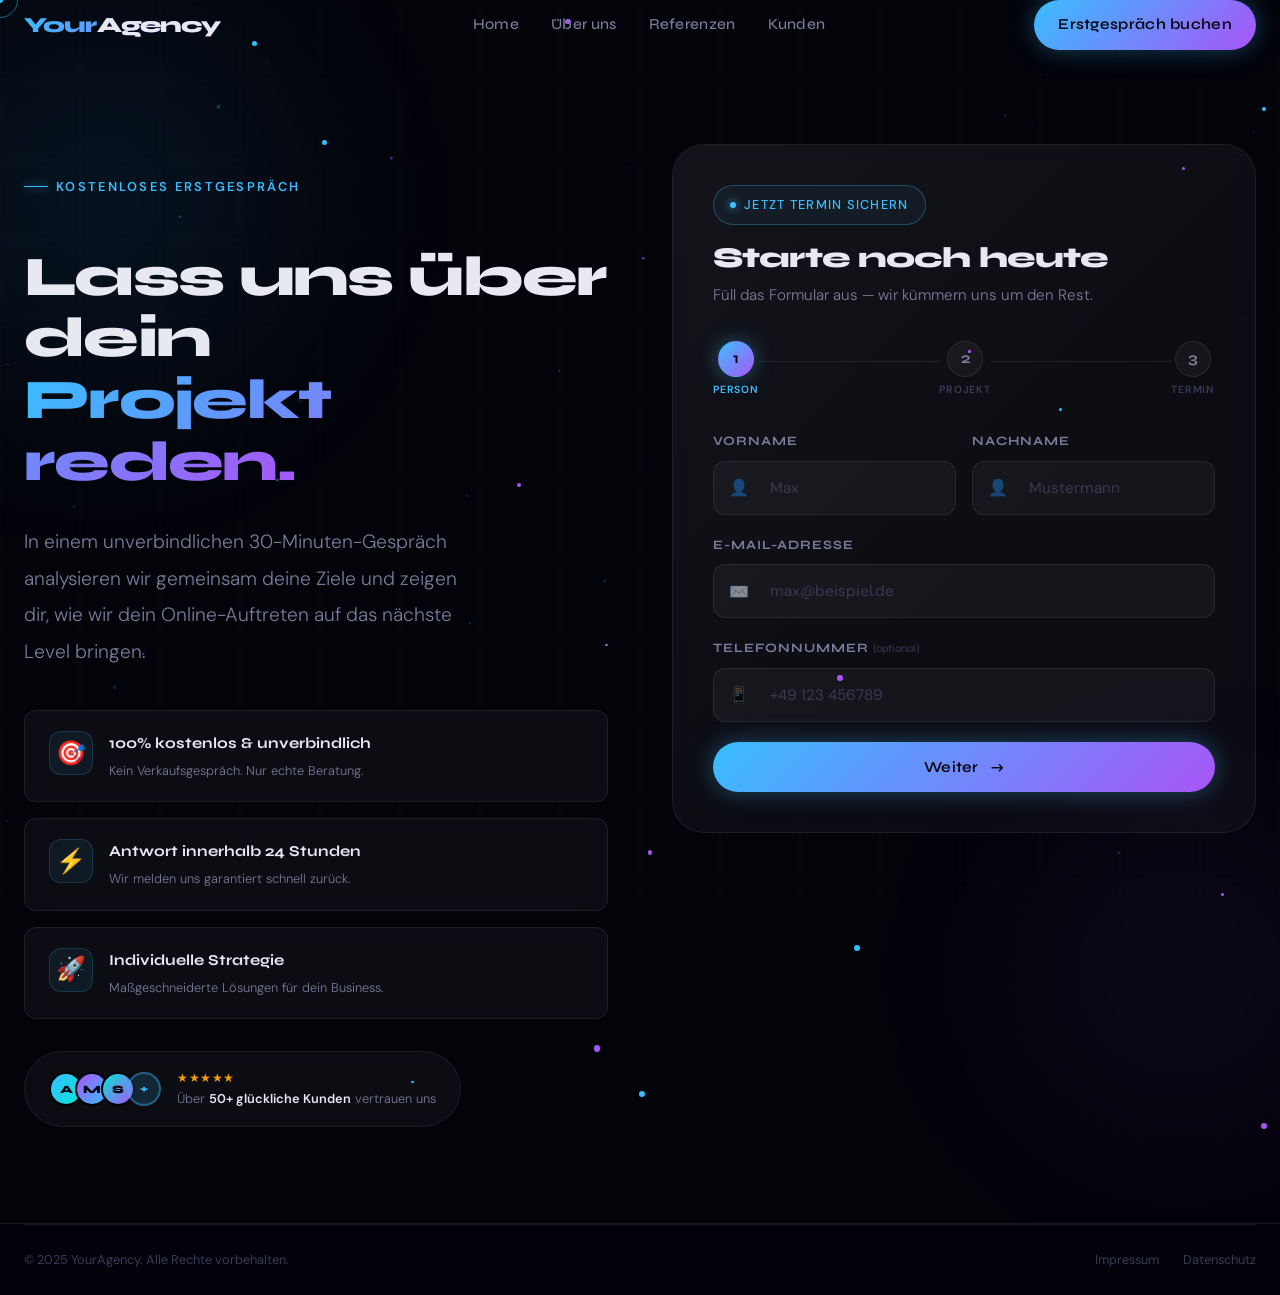
<file: denizgoltz-web/contact.html>
<!DOCTYPE html>
<html lang="de">
<head>
  <meta charset="UTF-8" />
  <meta name="viewport" content="width=device-width, initial-scale=1.0" />
  <title>Kostenloses Erstgespräch — Webdesign Agentur</title>
  <link rel="stylesheet" href="css/style.css">
  <link rel="stylesheet" href="css/contact.css">
</head>
<body>

  <!-- Custom Cursor -->
  <div class="cursor-dot" id="cursorDot"></div>
  <div class="cursor-ring" id="cursorRing"></div>

  <!-- Scroll Progress -->
  <div class="scroll-progress" id="scrollProgress"></div>

  <!-- Page Loader -->
  <div class="page-loader" id="pageLoader">
    <div class="loader-logo">YourAgency</div>
    <div class="loader-bar-track"><div class="loader-bar-fill"></div></div>
    <div class="loader-text">Wird geladen…</div>
  </div>

  <!-- Background Canvas -->
  <canvas id="bg-canvas"></canvas>

  <!-- ===================== HEADER ===================== -->
  <header class="header" id="header">
    <div class="container">
      <div class="header__inner">
        <a href="index.html" class="header__logo">Your<span>Agency</span></a>
        <nav class="header__nav">
          <a href="index.html" class="nav__link">Home</a>
          <a href="about.html" class="nav__link">Über uns</a>
          <a href="references.html" class="nav__link">Referenzen</a>
          <a href="clients.html" class="nav__link">Kunden</a>
        </nav>
        <a href="contact.html" class="btn btn--primary header__cta">Erstgespräch buchen</a>
        <button class="burger" id="burger" aria-label="Menü öffnen">
          <span class="burger__line"></span>
          <span class="burger__line"></span>
          <span class="burger__line"></span>
        </button>
      </div>
    </div>
  </header>

  <!-- Mobile Nav -->
  <div class="mobile-nav" id="mobileNav">
    <nav class="mobile-nav__links">
      <a href="index.html" class="mobile-nav__link">Home</a>
      <a href="about.html" class="mobile-nav__link">Über uns</a>
      <a href="references.html" class="mobile-nav__link">Referenzen</a>
      <a href="clients.html" class="mobile-nav__link">Kunden</a>
      <a href="contact.html" class="mobile-nav__link">Kontakt</a>
    </nav>
  </div>

  <!-- ===================== CONTACT HERO ===================== -->
  <section class="contact-hero section--lg">
    <!-- Glow Orbs -->
    <div class="glow-orb glow-orb--blue contact-orb-1"></div>
    <div class="glow-orb glow-orb--violet contact-orb-2"></div>

    <div class="container">
      <div class="contact-hero__inner">

        <!-- LEFT: Info Column -->
        <div class="contact-left reveal reveal--left">

          <span class="section-label">Kostenloses Erstgespräch</span>

          <h1 class="headline headline--xl">
            Lass uns über dein<br>
            <span class="gradient-text">Projekt reden.</span>
          </h1>

          <p class="contact-intro">
            In einem unverbindlichen 30-Minuten-Gespräch analysieren wir gemeinsam deine Ziele und zeigen dir, wie wir dein Online-Auftreten auf das nächste Level bringen.
          </p>

          <!-- Perks -->
          <ul class="contact-perks">
            <li class="contact-perk reveal reveal--left reveal--d1">
              <div class="contact-perk__icon">🎯</div>
              <div>
                <div class="contact-perk__title">100% kostenlos & unverbindlich</div>
                <div class="contact-perk__text">Kein Verkaufsgespräch. Nur echte Beratung.</div>
              </div>
            </li>
            <li class="contact-perk reveal reveal--left reveal--d2">
              <div class="contact-perk__icon">⚡</div>
              <div>
                <div class="contact-perk__title">Antwort innerhalb 24 Stunden</div>
                <div class="contact-perk__text">Wir melden uns garantiert schnell zurück.</div>
              </div>
            </li>
            <li class="contact-perk reveal reveal--left reveal--d3">
              <div class="contact-perk__icon">🚀</div>
              <div>
                <div class="contact-perk__title">Individuelle Strategie</div>
                <div class="contact-perk__text">Maßgeschneiderte Lösungen für dein Business.</div>
              </div>
            </li>
          </ul>

          <!-- Social Proof -->
          <div class="contact-proof reveal reveal--left reveal--d4">
            <div class="contact-proof__avatars">
              <div class="proof-avatar proof-avatar--1">A</div>
              <div class="proof-avatar proof-avatar--2">M</div>
              <div class="proof-avatar proof-avatar--3">S</div>
              <div class="proof-avatar proof-avatar--4">+</div>
            </div>
            <div>
              <div class="contact-proof__stars">★★★★★</div>
              <div class="contact-proof__text">Über <strong>50+ glückliche Kunden</strong> vertrauen uns</div>
            </div>
          </div>

        </div>

        <!-- RIGHT: Form Column -->
        <div class="contact-right reveal reveal--right">
          <div class="contact-form-wrapper glass-card">

            <!-- Form Header -->
            <div class="form-header">
              <div class="form-header__badge">
                <span class="hero__badge-dot"></span>
                Jetzt Termin sichern
              </div>
              <h2 class="form-header__title">Starte noch heute</h2>
              <p class="form-header__sub">Füll das Formular aus — wir kümmern uns um den Rest.</p>
            </div>

            <!-- Progress Steps -->
            <div class="form-steps" id="formSteps">
              <div class="form-step active" data-step="1">
                <div class="form-step__circle">1</div>
                <span class="form-step__label">Person</span>
              </div>
              <div class="form-step__line"></div>
              <div class="form-step" data-step="2">
                <div class="form-step__circle">2</div>
                <span class="form-step__label">Projekt</span>
              </div>
              <div class="form-step__line"></div>
              <div class="form-step" data-step="3">
                <div class="form-step__circle">3</div>
                <span class="form-step__label">Termin</span>
              </div>
            </div>

            <!-- FORM -->
            <div id="contactForm">

              <!-- Step 1: Personal Info -->
              <div class="form-page active" id="step1">
                <div class="form-row">
                  <div class="form-group">
                    <label class="form-label" for="firstName">Vorname</label>
                    <div class="form-input-wrap">
                      <span class="form-input-icon">👤</span>
                      <input class="form-input" type="text" id="firstName" placeholder="Max" autocomplete="given-name" />
                    </div>
                  </div>
                  <div class="form-group">
                    <label class="form-label" for="lastName">Nachname</label>
                    <div class="form-input-wrap">
                      <span class="form-input-icon">👤</span>
                      <input class="form-input" type="text" id="lastName" placeholder="Mustermann" autocomplete="family-name" />
                    </div>
                  </div>
                </div>

                <div class="form-group">
                  <label class="form-label" for="email">E-Mail-Adresse</label>
                  <div class="form-input-wrap">
                    <span class="form-input-icon">✉️</span>
                    <input class="form-input" type="email" id="email" placeholder="max@beispiel.de" autocomplete="email" />
                  </div>
                </div>

                <div class="form-group">
                  <label class="form-label" for="phone">Telefonnummer <span class="form-label-optional">(optional)</span></label>
                  <div class="form-input-wrap">
                    <span class="form-input-icon">📱</span>
                    <input class="form-input" type="tel" id="phone" placeholder="+49 123 456789" autocomplete="tel" />
                  </div>
                </div>

                <button class="btn btn--primary btn-next form-btn-next" data-target="2" type="button">
                  Weiter <span class="btn-arrow">→</span>
                </button>
              </div>

              <!-- Step 2: Project Info -->
              <div class="form-page" id="step2">

                <div class="form-group">
                  <label class="form-label">Was brauchst du?</label>
                  <div class="form-chips" id="serviceChips">
                    <button class="form-chip" type="button" data-value="website">🌐 Website</button>
                    <button class="form-chip" type="button" data-value="shop">🛒 Online-Shop</button>
                    <button class="form-chip" type="button" data-value="landingpage">🚀 Landingpage</button>
                    <button class="form-chip" type="button" data-value="redesign">🎨 Redesign</button>
                    <button class="form-chip" type="button" data-value="seo">📈 SEO</button>
                    <button class="form-chip" type="button" data-value="other">💡 Sonstiges</button>
                  </div>
                </div>

                <div class="form-group">
                  <label class="form-label">Budget (ca.)</label>
                  <div class="budget-slider-wrap">
                    <input class="budget-slider" type="range" id="budgetSlider" min="0" max="5" step="1" value="1" />
                    <div class="budget-labels">
                      <span>< 1k</span>
                      <span>1–3k</span>
                      <span>3–5k</span>
                      <span>5–10k</span>
                      <span>10–20k</span>
                      <span>> 20k</span>
                    </div>
                    <div class="budget-value-display" id="budgetDisplay">1.000 – 3.000 €</div>
                  </div>
                </div>

                <div class="form-group">
                  <label class="form-label" for="message">Beschreib dein Projekt kurz</label>
                  <div class="form-textarea-wrap">
                    <textarea class="form-input form-textarea" id="message" placeholder="Worum geht es? Was ist dein Ziel? Was macht dein Business besonders?" rows="4"></textarea>
                    <div class="textarea-counter"><span id="charCount">0</span>/500</div>
                  </div>
                </div>

                <div class="form-btn-row">
                  <button class="btn btn--ghost btn-back" data-target="1" type="button">← Zurück</button>
                  <button class="btn btn--primary btn-next" data-target="3" type="button">
                    Weiter <span class="btn-arrow">→</span>
                  </button>
                </div>

              </div>

              <!-- Step 3: Date Picker -->
              <div class="form-page" id="step3">

                <div class="form-group">
                  <label class="form-label">Wann passt es dir?</label>
                  <div class="time-slots" id="timeSlots">
                    <button class="time-slot" type="button" data-value="mo-am">Mo. Vormittag</button>
                    <button class="time-slot" type="button" data-value="mo-pm">Mo. Nachmittag</button>
                    <button class="time-slot" type="button" data-value="di-am">Di. Vormittag</button>
                    <button class="time-slot" type="button" data-value="di-pm">Di. Nachmittag</button>
                    <button class="time-slot" type="button" data-value="mi-am">Mi. Vormittag</button>
                    <button class="time-slot" type="button" data-value="mi-pm">Mi. Nachmittag</button>
                    <button class="time-slot" type="button" data-value="do-am">Do. Vormittag</button>
                    <button class="time-slot" type="button" data-value="do-pm">Do. Nachmittag</button>
                    <button class="time-slot" type="button" data-value="fr-am">Fr. Vormittag</button>
                    <button class="time-slot" type="button" data-value="flex">Flexibel</button>
                  </div>
                </div>

                <div class="form-group">
                  <label class="form-label">Bevorzugter Kanal</label>
                  <div class="form-chips" id="channelChips">
                    <button class="form-chip" type="button" data-value="video">📹 Video-Call</button>
                    <button class="form-chip" type="button" data-value="phone">📞 Telefon</button>
                    <button class="form-chip" type="button" data-value="inperson">🤝 Persönlich</button>
                  </div>
                </div>

                <!-- Privacy -->
                <label class="form-checkbox-label" for="privacy">
                  <input type="checkbox" id="privacy" class="form-checkbox" />
                  <span class="form-checkbox-custom"></span>
                  <span class="form-checkbox-text">Ich stimme der <a href="#" class="form-link">Datenschutzerklärung</a> zu und bin einverstanden, kontaktiert zu werden.</span>
                </label>

                <div class="form-btn-row">
                  <button class="btn btn--ghost btn-back" data-target="2" type="button">← Zurück</button>
                  <button class="btn btn--primary btn-submit" type="button" id="submitBtn">
                    <span class="btn-submit-text">Gespräch anfragen ✨</span>
                    <span class="btn-submit-loading" style="display:none;">Wird gesendet…</span>
                  </button>
                </div>

              </div>

            </div><!-- /contactForm -->

            <!-- Success State -->
            <div class="form-success" id="formSuccess">
              <div class="success-anim">
                <svg class="success-checkmark" viewBox="0 0 80 80" fill="none" xmlns="http://www.w3.org/2000/svg">
                  <circle class="success-circle" cx="40" cy="40" r="36" stroke="url(#g1)" stroke-width="2"/>
                  <polyline class="success-check" points="24,40 35,52 56,28" stroke="url(#g1)" stroke-width="3" stroke-linecap="round" stroke-linejoin="round"/>
                  <defs>
                    <linearGradient id="g1" x1="0" y1="0" x2="80" y2="80" gradientUnits="userSpaceOnUse">
                      <stop stop-color="#38beff"/>
                      <stop offset="1" stop-color="#a855f7"/>
                    </linearGradient>
                  </defs>
                </svg>
              </div>
              <h3 class="success-title">Anfrage erhalten! 🎉</h3>
              <p class="success-text">Danke für deine Nachricht. Wir melden uns innerhalb von <strong>24 Stunden</strong> bei dir. Check deinen Posteingang!</p>
              <div class="success-confetti" id="successConfetti"></div>
            </div>

          </div><!-- /contact-form-wrapper -->
        </div>
      </div>
    </div>
  </section>

  <!-- ===================== FOOTER ===================== -->
  <footer class="footer">
    <div class="container">
      <div class="footer__bottom">
        <span class="footer__copyright">© 2025 YourAgency. Alle Rechte vorbehalten.</span>
        <div class="footer__legal">
          <a href="#" class="footer__legal-link">Impressum</a>
          <a href="#" class="footer__legal-link">Datenschutz</a>
        </div>
      </div>
    </div>
  </footer>

  <script src="js/contact.js"></script>
</body>
</html>
</file>
<file: denizgoltz-web/css/style.css>
/* -------------------------------------------------------
   1. GOOGLE FONTS IMPORT
------------------------------------------------------- */
@import url('https://fonts.googleapis.com/css2?family=Syne:wght@400;500;600;700;800&family=DM+Sans:ital,opsz,wght@0,9..40,300;0,9..40,400;0,9..40,500;0,9..40,600;1,9..40,300&display=swap');

/* -------------------------------------------------------
   2. CSS CUSTOM PROPERTIES (DESIGN TOKENS)
------------------------------------------------------- */
:root {
  /* Colors */
  --color-bg:           #03030a;
  --color-bg-2:         #07070f;
  --color-bg-card:      rgba(255, 255, 255, 0.04);
  --color-border:       rgba(255, 255, 255, 0.08);
  --color-border-glow:  rgba(99, 179, 255, 0.3);

  --color-neon-blue:    #38beff;
  --color-neon-violet:  #a855f7;
  --color-neon-cyan:    #06e5d5;

  --color-text:         #e8e8f0;
  --color-text-muted:   #7a7a9a;
  --color-text-faint:   #3a3a55;

  --color-white:        #ffffff;

  /* Gradients */
  --gradient-primary:   linear-gradient(135deg, var(--color-neon-blue), var(--color-neon-violet));
  --gradient-glow-blue: radial-gradient(ellipse at center, rgba(56, 190, 255, 0.15) 0%, transparent 70%);
  --gradient-glow-violet: radial-gradient(ellipse at center, rgba(168, 85, 247, 0.12) 0%, transparent 70%);

  /* Typography */
  --font-display:   'Syne', sans-serif;
  --font-body:      'DM Sans', sans-serif;

  /* Fluid type scale */
  --text-xs:    clamp(0.7rem,   1.5vw, 0.8rem);
  --text-sm:    clamp(0.85rem,  1.8vw, 0.95rem);
  --text-base:  clamp(0.95rem,  2vw,   1.05rem);
  --text-md:    clamp(1.05rem,  2.2vw, 1.2rem);
  --text-lg:    clamp(1.15rem,  2.5vw, 1.4rem);
  --text-xl:    clamp(1.4rem,   3vw,   1.8rem);
  --text-2xl:   clamp(1.8rem,   4vw,   2.5rem);
  --text-3xl:   clamp(2.2rem,   5vw,   3.5rem);
  --text-hero:  clamp(3rem,     8vw,   7rem);

  /* Spacing */
  --space-1:  0.25rem;
  --space-2:  0.5rem;
  --space-3:  0.75rem;
  --space-4:  1rem;
  --space-5:  1.25rem;
  --space-6:  1.5rem;
  --space-8:  2rem;
  --space-10: 2.5rem;
  --space-12: 3rem;
  --space-16: 4rem;
  --space-20: 5rem;
  --space-24: 6rem;
  --space-32: 8rem;

  /* Borders */
  --radius-sm:  6px;
  --radius-md:  12px;
  --radius-lg:  20px;
  --radius-xl:  32px;
  --radius-full: 9999px;

  /* Shadows / Glow */
  --glow-blue:   0 0 30px rgba(56, 190, 255, 0.35), 0 0 60px rgba(56, 190, 255, 0.12);
  --glow-violet: 0 0 30px rgba(168, 85, 247, 0.35), 0 0 60px rgba(168, 85, 247, 0.12);
  --shadow-card: 0 8px 32px rgba(0, 0, 0, 0.6);

  /* Transitions */
  --transition-fast:   0.15s ease;
  --transition-base:   0.3s ease;
  --transition-slow:   0.6s cubic-bezier(0.16, 1, 0.3, 1);

  /* Layout */
  --container-max:  1280px;
  --header-height:  80px;
}

/* -------------------------------------------------------
   3. CSS RESET & BASE
------------------------------------------------------- */
*, *::before, *::after {
  box-sizing: border-box;
  margin: 0;
  padding: 0;
}

html {
  scroll-behavior: smooth;
  font-size: 16px;
  -webkit-text-size-adjust: 100%;
}

body {
  font-family: var(--font-body);
  background-color: var(--color-bg);
  color: var(--color-text);
  line-height: 1.7;
  overflow-x: hidden;
  min-height: 100vh;
  cursor: none; /* custom cursor */
}

img, video, svg {
  max-width: 100%;
  display: block;
}

a {
  color: inherit;
  text-decoration: none;
}

ul, ol {
  list-style: none;
}

button {
  font-family: inherit;
  cursor: none;
  border: none;
  background: none;
}

/* -------------------------------------------------------
   4. CUSTOM CURSOR
------------------------------------------------------- */
.cursor-dot,
.cursor-ring {
  position: fixed;
  border-radius: var(--radius-full);
  pointer-events: none;
  z-index: 9999;
  transform: translate(-50%, -50%);
  transition: opacity var(--transition-base);
}

.cursor-dot {
  width: 6px;
  height: 6px;
  background: var(--color-neon-blue);
  top: 0; left: 0;
  box-shadow: var(--glow-blue);
}

.cursor-ring {
  width: 36px;
  height: 36px;
  border: 1.5px solid rgba(56, 190, 255, 0.5);
  top: 0; left: 0;
  transition: width 0.3s ease, height 0.3s ease, border-color 0.3s ease;
}

.cursor-ring.hovered {
  width: 56px;
  height: 56px;
  border-color: var(--color-neon-violet);
}

/* -------------------------------------------------------
   5. SCROLL PROGRESS BAR
------------------------------------------------------- */
.scroll-progress {
  position: fixed;
  top: 0;
  left: 0;
  width: 0%;
  height: 2px;
  background: var(--gradient-primary);
  z-index: 9998;
  transition: width 0.1s linear;
  box-shadow: 0 0 8px rgba(56, 190, 255, 0.6);
}

/* -------------------------------------------------------
   6. PAGE LOADER
------------------------------------------------------- */
.page-loader {
  position: fixed;
  inset: 0;
  background: var(--color-bg);
  z-index: 9997;
  display: flex;
  flex-direction: column;
  align-items: center;
  justify-content: center;
  gap: var(--space-6);
  transition: opacity 0.6s ease, visibility 0.6s ease;
}

.page-loader.loaded {
  opacity: 0;
  visibility: hidden;
}

.loader-logo {
  font-family: var(--font-display);
  font-size: var(--text-xl);
  font-weight: 800;
  letter-spacing: -0.02em;
  background: var(--gradient-primary);
  -webkit-background-clip: text;
  -webkit-text-fill-color: transparent;
  background-clip: text;
  animation: loaderPulse 1.5s ease-in-out infinite;
}

.loader-bar-track {
  width: 220px;
  height: 2px;
  background: var(--color-border);
  border-radius: var(--radius-full);
  overflow: hidden;
}

.loader-bar-fill {
  height: 100%;
  background: var(--gradient-primary);
  border-radius: var(--radius-full);
  animation: loaderFill 1.4s cubic-bezier(0.4, 0, 0.2, 1) forwards;
  box-shadow: var(--glow-blue);
}

.loader-text {
  font-size: var(--text-xs);
  color: var(--color-text-muted);
  letter-spacing: 0.2em;
  text-transform: uppercase;
  font-weight: 500;
}

@keyframes loaderPulse {
  0%, 100% { opacity: 1; }
  50%       { opacity: 0.6; }
}

@keyframes loaderFill {
  from { width: 0%; }
  to   { width: 100%; }
}

/* -------------------------------------------------------
   7. CANVAS BACKGROUND
------------------------------------------------------- */
#bg-canvas {
  position: fixed;
  top: 0; left: 0;
  width: 100%; height: 100%;
  z-index: 0;
  pointer-events: none;
}

/* -------------------------------------------------------
   8. LAYOUT UTILITIES
------------------------------------------------------- */
.container {
  width: 100%;
  max-width: var(--container-max);
  margin: 0 auto;
  padding: 0 var(--space-6);
}

.section {
  position: relative;
  z-index: 1;
  padding: var(--space-32) 0;
}

.section--sm {
  padding: var(--space-20) 0;
}

.section--lg {
  padding: clamp(5rem, 10vw, 10rem) 0;
}

/* Glow orbs / ambient light blobs */
.glow-orb {
  position: absolute;
  border-radius: var(--radius-full);
  filter: blur(80px);
  pointer-events: none;
  z-index: 0;
}

.glow-orb--blue {
  background: radial-gradient(circle, rgba(56, 190, 255, 0.18) 0%, transparent 70%);
}

.glow-orb--violet {
  background: radial-gradient(circle, rgba(168, 85, 247, 0.15) 0%, transparent 70%);
}

/* -------------------------------------------------------
   9. TYPOGRAPHY
------------------------------------------------------- */
.headline {
  font-family: var(--font-display);
  font-weight: 800;
  letter-spacing: -0.03em;
  line-height: 1.1;
}

.headline--hero {
  font-size: var(--text-hero);
}

.headline--xl {
  font-size: var(--text-3xl);
}

.headline--lg {
  font-size: var(--text-2xl);
}

.headline--md {
  font-size: var(--text-xl);
}

.gradient-text {
  background: var(--gradient-primary);
  -webkit-background-clip: text;
  -webkit-text-fill-color: transparent;
  background-clip: text;
}

.section-label {
  display: inline-flex;
  align-items: center;
  gap: var(--space-2);
  font-size: var(--text-xs);
  font-weight: 600;
  letter-spacing: 0.18em;
  text-transform: uppercase;
  color: var(--color-neon-blue);
  margin-bottom: var(--space-4);
}

.section-label::before {
  content: '';
  display: block;
  width: 24px;
  height: 1px;
  background: var(--color-neon-blue);
  box-shadow: 0 0 8px var(--color-neon-blue);
}

.section-subtitle {
  font-size: var(--text-md);
  color: var(--color-text-muted);
  max-width: 580px;
  line-height: 1.8;
  font-weight: 300;
}

/* -------------------------------------------------------
   10. BUTTONS
------------------------------------------------------- */
.btn {
  display: inline-flex;
  align-items: center;
  justify-content: center;
  gap: var(--space-3);
  font-family: var(--font-display);
  font-weight: 600;
  font-size: var(--text-sm);
  letter-spacing: 0.02em;
  border-radius: var(--radius-full);
  padding: var(--space-4) var(--space-8);
  transition: all var(--transition-base);
  position: relative;
  overflow: hidden;
  cursor: none;
  white-space: nowrap;
}

/* Button shimmer effect */
.btn::before {
  content: '';
  position: absolute;
  top: 0; left: -100%;
  width: 100%; height: 100%;
  background: linear-gradient(90deg, transparent, rgba(255,255,255,0.08), transparent);
  transition: left 0.5s ease;
}

.btn:hover::before {
  left: 100%;
}

/* Primary button */
.btn--primary {
  background: var(--gradient-primary);
  color: var(--color-bg);
  box-shadow: 0 0 24px rgba(56, 190, 255, 0.35);
}

.btn--primary:hover {
  box-shadow: var(--glow-blue);
  transform: translateY(-2px);
}

.btn--primary:active {
  transform: translateY(0);
}

/* Ghost button */
.btn--ghost {
  background: transparent;
  color: var(--color-text);
  border: 1px solid var(--color-border);
  backdrop-filter: blur(8px);
}

.btn--ghost:hover {
  border-color: var(--color-neon-blue);
  color: var(--color-neon-blue);
  box-shadow: 0 0 16px rgba(56, 190, 255, 0.2);
  transform: translateY(-2px);
}

/* Outline neon button */
.btn--neon {
  background: transparent;
  color: var(--color-neon-blue);
  border: 1px solid rgba(56, 190, 255, 0.4);
}

.btn--neon:hover {
  background: rgba(56, 190, 255, 0.08);
  border-color: var(--color-neon-blue);
  box-shadow: var(--glow-blue);
  transform: translateY(-2px);
}

/* Arrow icon in button */
.btn .btn-arrow {
  display: inline-flex;
  transition: transform var(--transition-base);
}

.btn:hover .btn-arrow {
  transform: translate(3px, -3px);
}

/* -------------------------------------------------------
   11. HEADER & NAVIGATION
------------------------------------------------------- */
.header {
  position: fixed;
  top: 0; left: 0; right: 0;
  height: var(--header-height);
  z-index: 1000;
  transition: background var(--transition-base), border-color var(--transition-base), backdrop-filter var(--transition-base);
}

.header.scrolled {
  background: rgba(3, 3, 10, 0.85);
  border-bottom: 1px solid var(--color-border);
  backdrop-filter: blur(20px);
  -webkit-backdrop-filter: blur(20px);
}

.header__inner {
  display: flex;
  align-items: center;
  justify-content: space-between;
  height: 100%;
}

/* Logo */
.header__logo {
  font-family: var(--font-display);
  font-weight: 800;
  width: 15rem;
  font-size: 1.35rem;
  letter-spacing: -0.04em;
  background: var(--gradient-primary);
  -webkit-background-clip: text;
  -webkit-text-fill-color: transparent;
  background-clip: text;
  position: relative;
  z-index: 1001;
}

.header__logo span {
  -webkit-text-fill-color: var(--color-text);
}

/* Nav */
.header__nav {
  display: flex;
  align-items: center;
  gap: var(--space-8);
}

.nav__link {
  font-family: var(--font-display);
  font-size: var(--text-sm);
  font-weight: 500;
  color: var(--color-text-muted);
  letter-spacing: 0.02em;
  position: relative;
  transition: color var(--transition-base);
}

.nav__link::after {
  content: '';
  position: absolute;
  bottom: -4px; left: 0;
  width: 0%; height: 1px;
  background: var(--gradient-primary);
  transition: width var(--transition-base);
  box-shadow: 0 0 6px var(--color-neon-blue);
}

.nav__link:hover,
.nav__link.active {
  color: var(--color-text);
}

.nav__link:hover::after,
.nav__link.active::after {
  width: 100%;
}

/* CTA in header */
.header__cta {
  padding: var(--space-3) var(--space-6);
  font-size: var(--text-sm);
}

/* Burger button */
.burger {
  display: none;
  flex-direction: column;
  gap: 5px;
  width: 32px;
  cursor: none;
  z-index: 1001;
  position: relative;
  padding: var(--space-2);
}

.burger__line {
  display: block;
  width: 100%;
  height: 1.5px;
  background: var(--color-text);
  border-radius: var(--radius-full);
  transition: transform 0.35s cubic-bezier(0.4, 0, 0.2, 1), opacity 0.35s ease, width 0.35s ease;
  transform-origin: center;
}

/* Burger active state — X */
.burger.active .burger__line:nth-child(1) {
  transform: translateY(6.5px) rotate(45deg);
}

.burger.active .burger__line:nth-child(2) {
  opacity: 0;
  width: 0;
}

.burger.active .burger__line:nth-child(3) {
  transform: translateY(-6.5px) rotate(-45deg);
}

/* Mobile nav overlay */
.mobile-nav {
  position: fixed;
  inset: 0;
  background: rgba(3, 3, 10, 0.96);
  backdrop-filter: blur(24px);
  -webkit-backdrop-filter: blur(24px);
  z-index: 999;
  display: flex;
  flex-direction: column;
  align-items: center;
  justify-content: center;
  gap: var(--space-10);
  opacity: 0;
  visibility: hidden;
  transition: opacity 0.4s ease, visibility 0.4s ease;
}

.mobile-nav.open {
  opacity: 1;
  visibility: visible;
}

.mobile-nav__links {
  display: flex;
  flex-direction: column;
  align-items: center;
  gap: var(--space-8);
}

.mobile-nav__link {
  font-family: var(--font-display);
  font-size: var(--text-2xl);
  font-weight: 800;
  letter-spacing: -0.03em;
  color: var(--color-text-muted);
  transition: color var(--transition-base);
  transform: translateY(20px);
  opacity: 0;
  transition: color var(--transition-base), transform 0.4s ease, opacity 0.4s ease;
}

.mobile-nav.open .mobile-nav__link {
  transform: translateY(0);
  opacity: 1;
}

.mobile-nav.open .mobile-nav__link:nth-child(1) { transition-delay: 0.05s; }
.mobile-nav.open .mobile-nav__link:nth-child(2) { transition-delay: 0.1s; }
.mobile-nav.open .mobile-nav__link:nth-child(3) { transition-delay: 0.15s; }
.mobile-nav.open .mobile-nav__link:nth-child(4) { transition-delay: 0.2s; }

.mobile-nav__link:hover {
  color: var(--color-neon-blue);
}

/* -------------------------------------------------------
   12. HERO SECTION
------------------------------------------------------- */
.hero {
  min-height: 100vh;
  display: flex;
  align-items: center;
  position: relative;
  z-index: 1;
  padding-top: var(--header-height);
  overflow: hidden;
}

.hero__inner {
  display: grid;
  grid-template-columns: 1fr 1fr;
  align-items: center;
  gap: var(--space-16);
  width: 100%;
}

.hero__content {
  display: flex;
  flex-direction: column;
  gap: var(--space-8);
}

.hero__badge {
  display: inline-flex;
  align-items: center;
  gap: var(--space-2);
  padding: var(--space-2) var(--space-4);
  border: 1px solid rgba(56, 190, 255, 0.3);
  border-radius: var(--radius-full);
  font-size: var(--text-xs);
  font-weight: 500;
  letter-spacing: 0.1em;
  text-transform: uppercase;
  color: var(--color-neon-blue);
  background: rgba(56, 190, 255, 0.06);
  width: fit-content;
}

.hero__badge-dot {
  width: 6px;
  height: 6px;
  border-radius: 50%;
  background: var(--color-neon-blue);
  animation: badgePulse 2s ease-in-out infinite;
  box-shadow: 0 0 8px var(--color-neon-blue);
}

@keyframes badgePulse {
  0%, 100% { opacity: 1; transform: scale(1); }
  50%       { opacity: 0.5; transform: scale(0.8); }
}

.hero__title {
  font-size: var(--text-hero);
}

.hero__subtitle {
  font-size: var(--text-md);
  color: var(--color-text-muted);
  max-width: 480px;
  line-height: 1.8;
  font-weight: 300;
}

.hero__actions {
  display: flex;
  align-items: center;
  gap: var(--space-4);
  flex-wrap: wrap;
}

.hero__stats {
  display: flex;
  gap: var(--space-8);
  margin-top: var(--space-4);
  padding-top: var(--space-8);
  border-top: 1px solid var(--color-border);
}

.hero__stat-value {
  font-family: var(--font-display);
  font-size: var(--text-2xl);
  font-weight: 800;
  background: var(--gradient-primary);
  -webkit-background-clip: text;
  -webkit-text-fill-color: transparent;
  background-clip: text;
}

.hero__stat-label {
  font-size: var(--text-xs);
  color: var(--color-text-muted);
  text-transform: uppercase;
  letter-spacing: 0.1em;
  margin-top: var(--space-1);
}

/* Hero visual side */
.hero__visual {
  position: relative;
  display: flex;
  align-items: center;
  justify-content: center;
}

.hero__img-wrap {
  position: relative;
  width: 100%;
  max-width: 480px;
  aspect-ratio: 4 / 5;
  border-radius: var(--radius-xl);
  overflow: hidden;
  border: 1px solid var(--color-border);
}

.hero__img-wrap img {
  width: 100%; height: 100%;
  object-fit: cover;
  filter: brightness(0.75) saturate(0.8);
  transition: filter var(--transition-slow);
}

.hero__img-wrap:hover img {
  filter: brightness(0.85) saturate(1);
}

.hero__img-overlay {
  position: absolute;
  inset: 0;
  background: linear-gradient(135deg, rgba(56, 190, 255, 0.12), rgba(168, 85, 247, 0.12));
  pointer-events: none;
}

/* Floating badge cards */
.hero__float-badge {
  position: absolute;
  background: var(--color-bg-card);
  backdrop-filter: blur(20px);
  border: 1px solid var(--color-border);
  border-radius: var(--radius-md);
  padding: var(--space-4);
  display: flex;
  align-items: center;
  gap: var(--space-3);
  animation: floatY 4s ease-in-out infinite;
}

.hero__float-badge:nth-child(2) {
  bottom: var(--space-8);
  left: -var(--space-12);
  animation-delay: -2s;
}

.hero__float-badge:nth-child(3) {
  top: var(--space-8);
  right: -var(--space-6);
  animation-delay: -1s;
}

.float-badge--bottom {
  bottom: var(--space-8);
  left: -60px;
}

.float-badge--top {
  top: var(--space-8);
  right: -60px;
}

.float-badge__icon {
  font-size: 1.5rem;
}

.float-badge__label {
  font-family: var(--font-display);
  font-size: var(--text-xs);
  font-weight: 700;
  color: var(--color-text);
  white-space: nowrap;
}

.float-badge__sub {
  font-size: 0.68rem;
  color: var(--color-text-muted);
}

@keyframes floatY {
  0%, 100% { transform: translateY(0); }
  50%       { transform: translateY(-10px); }
}

/* -------------------------------------------------------
   13. SERVICES SECTION
------------------------------------------------------- */
.services-grid {
  display: grid;
  grid-template-columns: repeat(auto-fit, minmax(280px, 1fr));
  gap: var(--space-6);
  margin-top: var(--space-12);
}

/* Glass card base */
.glass-card {
  background: var(--color-bg-card);
  border: 1px solid var(--color-border);
  border-radius: var(--radius-lg);
  backdrop-filter: blur(16px);
  -webkit-backdrop-filter: blur(16px);
  transition: all var(--transition-base);
  position: relative;
  overflow: hidden;
}

.glass-card::before {
  content: '';
  position: absolute;
  inset: 0;
  background: linear-gradient(135deg, rgba(255,255,255,0.03) 0%, transparent 60%);
  pointer-events: none;
}

.glass-card:hover {
  border-color: var(--color-border-glow);
  transform: translateY(-4px);
  box-shadow: var(--shadow-card), 0 0 30px rgba(56, 190, 255, 0.08);
}

.service-card {
  padding: var(--space-8);
  cursor: default;
}

.service-card__icon {
  width: 52px; height: 52px;
  border-radius: var(--radius-md);
  display: flex; align-items: center; justify-content: center;
  font-size: 1.4rem;
  margin-bottom: var(--space-6);
  background: rgba(56, 190, 255, 0.08);
  border: 1px solid rgba(56, 190, 255, 0.2);
  transition: all var(--transition-base);
}

.service-card:hover .service-card__icon {
  background: rgba(56, 190, 255, 0.14);
  box-shadow: 0 0 20px rgba(56, 190, 255, 0.25);
}

.service-card__icon--violet {
  background: rgba(168, 85, 247, 0.08);
  border-color: rgba(168, 85, 247, 0.2);
}

.service-card:hover .service-card__icon--violet {
  background: rgba(168, 85, 247, 0.14);
  box-shadow: 0 0 20px rgba(168, 85, 247, 0.25);
}

.service-card__title {
  font-family: var(--font-display);
  font-size: var(--text-md);
  font-weight: 700;
  margin-bottom: var(--space-3);
  letter-spacing: -0.02em;
}

.service-card__text {
  font-size: var(--text-sm);
  color: var(--color-text-muted);
  line-height: 1.8;
  font-weight: 300;
}

.service-card__tags {
  display: flex;
  flex-wrap: wrap;
  gap: var(--space-2);
  margin-top: var(--space-5);
}

.tag {
  font-size: 0.7rem;
  font-weight: 600;
  letter-spacing: 0.06em;
  text-transform: uppercase;
  padding: var(--space-1) var(--space-3);
  border-radius: var(--radius-full);
  background: rgba(255,255,255,0.04);
  border: 1px solid var(--color-border);
  color: var(--color-text-muted);
}

/* -------------------------------------------------------
   14. CTA SECTION
------------------------------------------------------- */
.cta-section {
  text-align: center;
  position: relative;
  z-index: 1;
}

.cta-box {
  padding: clamp(3rem, 8vw, 6rem) var(--space-8);
  border-radius: var(--radius-xl);
  position: relative;
  overflow: hidden;
  background: var(--color-bg-card);
  border: 1px solid var(--color-border);
  backdrop-filter: blur(24px);
}

.cta-box::before {
  content: '';
  position: absolute;
  top: 50%; left: 50%;
  transform: translate(-50%, -50%);
  width: 600px; height: 300px;
  background: radial-gradient(ellipse at center, rgba(56, 190, 255, 0.08), transparent 70%);
  pointer-events: none;
}

.cta-box__title {
  font-size: var(--text-3xl);
  margin-bottom: var(--space-5);
}

.cta-box__text {
  font-size: var(--text-md);
  color: var(--color-text-muted);
  max-width: 480px;
  margin: 0 auto var(--space-8);
  font-weight: 300;
}

.cta-box__actions {
  display: flex;
  align-items: center;
  justify-content: center;
  gap: var(--space-4);
  flex-wrap: wrap;
}

/* -------------------------------------------------------
   15. FOOTER
------------------------------------------------------- */
.footer {
  position: relative;
  z-index: 1;
  border-top: 1px solid var(--color-border);
  background: rgba(3, 3, 10, 0.9);
  backdrop-filter: blur(16px);
}

.footer__top {
  display: grid;
  grid-template-columns: 1.5fr 1fr 1fr 1fr;
  gap: var(--space-12);
  padding: var(--space-20) 0 var(--space-12);
}

.footer__brand-logo {
  font-family: var(--font-display);
  font-size: var(--text-xl);
  font-weight: 800;
  letter-spacing: -0.04em;
  background: var(--gradient-primary);
  -webkit-background-clip: text;
  -webkit-text-fill-color: transparent;
  background-clip: text;
  margin-bottom: var(--space-4);
}

.footer__brand-text {
  font-size: var(--text-sm);
  color: var(--color-text-muted);
  line-height: 1.8;
  font-weight: 300;
  max-width: 260px;
}

.footer__newsletter {
  margin-top: var(--space-6);
  display: flex;
  gap: var(--space-2);
}

.footer__newsletter-input {
  flex: 1;
  background: rgba(255,255,255,0.04);
  border: 1px solid var(--color-border);
  border-radius: var(--radius-full);
  padding: var(--space-3) var(--space-5);
  color: var(--color-text);
  font-family: var(--font-body);
  font-size: var(--text-sm);
  outline: none;
  transition: border-color var(--transition-base);
}

.footer__newsletter-input::placeholder {
  color: var(--color-text-faint);
}

.footer__newsletter-input:focus {
  border-color: var(--color-neon-blue);
  box-shadow: 0 0 10px rgba(56, 190, 255, 0.15);
}

.footer__newsletter-btn {
  padding: var(--space-3) var(--space-5);
  border-radius: var(--radius-full);
  background: var(--gradient-primary);
  color: var(--color-bg);
  font-family: var(--font-display);
  font-weight: 600;
  font-size: var(--text-sm);
  cursor: none;
  transition: box-shadow var(--transition-base), transform var(--transition-base);
  border: none;
  white-space: nowrap;
}

.footer__newsletter-btn:hover {
  box-shadow: var(--glow-blue);
  transform: translateY(-1px);
}

.footer__col-title {
  font-family: var(--font-display);
  font-size: var(--text-sm);
  font-weight: 700;
  letter-spacing: 0.05em;
  text-transform: uppercase;
  color: var(--color-text);
  margin-bottom: var(--space-5);
}

.footer__links {
  display: flex;
  flex-direction: column;
  gap: var(--space-3);
}

.footer__link {
  font-size: var(--text-sm);
  color: var(--color-text-muted);
  font-weight: 300;
  transition: color var(--transition-fast), transform var(--transition-fast);
  display: inline-block;
}

.footer__link:hover {
  color: var(--color-neon-blue);
  transform: translateX(4px);
}

/* Social icons */
.footer__social {
  display: flex;
  gap: var(--space-3);
  margin-top: var(--space-5);
}

.social-icon {
  width: 40px; height: 40px;
  border-radius: var(--radius-md);
  border: 1px solid var(--color-border);
  display: flex; align-items: center; justify-content: center;
  color: var(--color-text-muted);
  font-size: 1rem;
  transition: all var(--transition-base);
  background: rgba(255,255,255,0.02);
}

.social-icon:hover {
  border-color: var(--color-neon-blue);
  color: var(--color-neon-blue);
  box-shadow: 0 0 16px rgba(56, 190, 255, 0.2);
  transform: translateY(-2px);
}

/* Footer bottom */
.footer__bottom {
  border-top: 1px solid var(--color-border);
  padding: var(--space-6) 0;
  display: flex;
  align-items: center;
  justify-content: space-between;
  gap: var(--space-4);
  flex-wrap: wrap;
}

.footer__copyright {
  font-size: var(--text-xs);
  color: var(--color-text-faint);
}

.footer__legal {
  display: flex;
  gap: var(--space-6);
}

.footer__legal-link {
  font-size: var(--text-xs);
  color: var(--color-text-faint);
  transition: color var(--transition-fast);
}

.footer__legal-link:hover {
  color: var(--color-text-muted);
}

/* -------------------------------------------------------
   16. SCROLL REVEAL ANIMATIONS
------------------------------------------------------- */
.reveal {
  opacity: 0;
  transform: translateY(40px);
  transition: opacity 0.7s cubic-bezier(0.16, 1, 0.3, 1),
              transform 0.7s cubic-bezier(0.16, 1, 0.3, 1);
}

.reveal.revealed {
  opacity: 1;
  transform: translateY(0);
}

.reveal--left {
  transform: translateX(-40px);
}

.reveal--left.revealed {
  transform: translateX(0);
}

.reveal--right {
  transform: translateX(40px);
}

.reveal--right.revealed {
  transform: translateX(0);
}

.reveal--scale {
  transform: scale(0.95) translateY(20px);
}

.reveal--scale.revealed {
  transform: scale(1) translateY(0);
}

/* Staggered delay helpers */
.reveal--d1 { transition-delay: 0.1s; }
.reveal--d2 { transition-delay: 0.2s; }
.reveal--d3 { transition-delay: 0.3s; }
.reveal--d4 { transition-delay: 0.4s; }
.reveal--d5 { transition-delay: 0.5s; }

/* -------------------------------------------------------
   17. ABOUT PAGE SPECIFIC
------------------------------------------------------- */
.about-hero {
  padding-top: calc(var(--header-height) + var(--space-20));
  padding-bottom: var(--space-20);
}

.about-hero__inner {
  display: grid;
  grid-template-columns: 1fr 1fr;
  gap: var(--space-20);
  align-items: center;
}

.about-hero__img {
  position: relative;
  border-radius: var(--radius-xl);
  overflow: hidden;
  aspect-ratio: 3/4;
  max-width: 460px;
  border: 1px solid var(--color-border);
}

.about-hero__img img {
  width: 100%; height: 100%;
  object-fit: cover;
  filter: brightness(0.75) saturate(0.8);
  transition: filter var(--transition-slow);
}

.about-hero__img:hover img {
  filter: brightness(0.85) saturate(1);
}

.about-hero__img-frame {
  position: absolute;
  inset: 0;
  background: linear-gradient(to top, rgba(3, 3, 10, 0.7) 0%, transparent 50%);
  pointer-events: none;
}

.about-hero__content {
  display: flex;
  flex-direction: column;
  gap: var(--space-6);
}

.about-hero__intro {
  font-size: var(--text-md);
  line-height: 1.9;
  color: var(--color-text-muted);
  font-weight: 300;
}

/* Skills / tools grid */
.skills-grid {
  display: grid;
  grid-template-columns: repeat(auto-fill, minmax(120px, 1fr));
  gap: var(--space-3);
  margin-top: var(--space-4);
}

.skill-chip {
  display: flex;
  align-items: center;
  gap: var(--space-2);
  padding: var(--space-3) var(--space-4);
  background: var(--color-bg-card);
  border: 1px solid var(--color-border);
  border-radius: var(--radius-md);
  font-size: var(--text-xs);
  font-weight: 500;
  color: var(--color-text-muted);
  letter-spacing: 0.04em;
  transition: all var(--transition-base);
}

.skill-chip:hover {
  border-color: var(--color-neon-blue);
  color: var(--color-neon-blue);
  background: rgba(56, 190, 255, 0.05);
  transform: translateY(-2px);
}

.skill-chip__dot {
  width: 6px; height: 6px;
  border-radius: 50%;
  background: var(--color-neon-blue);
  flex-shrink: 0;
}

/* Timeline / process */
.process-list {
  display: flex;
  flex-direction: column;
  gap: 0;
  position: relative;
  margin-top: var(--space-12);
}

.process-list::before {
  content: '';
  position: absolute;
  top: 0; bottom: 0;
  left: 23px;
  width: 1px;
  background: linear-gradient(to bottom, var(--color-neon-blue), var(--color-neon-violet), transparent);
  opacity: 0.4;
}

.process-item {
  display: flex;
  gap: var(--space-6);
  padding-bottom: var(--space-10);
  position: relative;
}

.process-item:last-child {
  padding-bottom: 0;
}

.process-item__number {
  flex-shrink: 0;
  width: 46px; height: 46px;
  border-radius: 50%;
  border: 1px solid rgba(56, 190, 255, 0.4);
  background: rgba(56, 190, 255, 0.07);
  display: flex; align-items: center; justify-content: center;
  font-family: var(--font-display);
  font-weight: 800;
  font-size: var(--text-sm);
  color: var(--color-neon-blue);
  position: relative;
  z-index: 1;
}

.process-item__content {
  flex: 1;
  padding-top: var(--space-3);
}

.process-item__title {
  font-family: var(--font-display);
  font-size: var(--text-md);
  font-weight: 700;
  margin-bottom: var(--space-2);
}

.process-item__text {
  font-size: var(--text-sm);
  color: var(--color-text-muted);
  font-weight: 300;
  line-height: 1.8;
}

/* -------------------------------------------------------
   18. REFERENCES PAGE SPECIFIC
------------------------------------------------------- */
.references-grid {
  display: grid;
  grid-template-columns: repeat(auto-fill, minmax(340px, 1fr));
  gap: var(--space-8);
  margin-top: var(--space-12);
}

.ref-card {
  border-radius: var(--radius-lg);
  overflow: hidden;
  position: relative;
  cursor: none;
}

.ref-card__img {
  width: 100%;
  aspect-ratio: 16/10;
  object-fit: cover;
  display: block;
  filter: brightness(0.8) saturate(0.7);
  transition: filter 0.5s ease, transform 0.5s ease;
}

.ref-card:hover .ref-card__img {
  filter: brightness(1) saturate(1);
  transform: scale(1.04);
}

.ref-card__overlay {
  position: absolute;
  inset: 0;
  background: linear-gradient(to top, rgba(3,3,10,0.95) 0%, rgba(3,3,10,0.3) 50%, transparent 100%);
  display: flex;
  flex-direction: column;
  justify-content: flex-end;
  padding: var(--space-6);
  transform: translateY(8px);
  transition: transform var(--transition-slow);
}

.ref-card:hover .ref-card__overlay {
  transform: translateY(0);
}

.ref-card__category {
  font-size: var(--text-xs);
  font-weight: 600;
  letter-spacing: 0.15em;
  text-transform: uppercase;
  color: var(--color-neon-blue);
  margin-bottom: var(--space-2);
}

.ref-card__title {
  font-family: var(--font-display);
  font-size: var(--text-lg);
  font-weight: 700;
  letter-spacing: -0.02em;
  margin-bottom: var(--space-3);
}

.ref-card__desc {
  font-size: var(--text-sm);
  color: rgba(232, 232, 240, 0.7);
  font-weight: 300;
  line-height: 1.7;
  opacity: 0;
  transform: translateY(8px);
  transition: opacity 0.4s ease 0.1s, transform 0.4s ease 0.1s;
}

.ref-card:hover .ref-card__desc {
  opacity: 1;
  transform: translateY(0);
}

.ref-card__tags {
  display: flex;
  gap: var(--space-2);
  flex-wrap: wrap;
  margin-top: var(--space-3);
}

.ref-card__link {
  display: inline-flex;
  align-items: center;
  gap: var(--space-2);
  margin-top: var(--space-4);
  font-size: var(--text-sm);
  font-weight: 600;
  font-family: var(--font-display);
  color: var(--color-neon-blue);
  opacity: 0;
  transform: translateY(8px);
  transition: opacity 0.4s ease 0.15s, transform 0.4s ease 0.15s;
}

.ref-card:hover .ref-card__link {
  opacity: 1;
  transform: translateY(0);
}

/* Filter tabs */
.filter-tabs {
  display: flex;
  gap: var(--space-3);
  flex-wrap: wrap;
  margin-top: var(--space-8);
}

.filter-tab {
  font-family: var(--font-display);
  font-size: var(--text-xs);
  font-weight: 600;
  letter-spacing: 0.06em;
  text-transform: uppercase;
  padding: var(--space-2) var(--space-5);
  border-radius: var(--radius-full);
  border: 1px solid var(--color-border);
  color: var(--color-text-muted);
  background: transparent;
  cursor: none;
  transition: all var(--transition-base);
}

.filter-tab:hover,
.filter-tab.active {
  background: rgba(56, 190, 255, 0.08);
  border-color: rgba(56, 190, 255, 0.4);
  color: var(--color-neon-blue);
}

/* -------------------------------------------------------
   19. CLIENTS PAGE SPECIFIC
------------------------------------------------------- */
.clients-logos {
  display: grid;
  grid-template-columns: repeat(auto-fill, minmax(180px, 1fr));
  gap: var(--space-4);
  margin-top: var(--space-12);
}

.client-logo-card {
  background: var(--color-bg-card);
  border: 1px solid var(--color-border);
  border-radius: var(--radius-md);
  aspect-ratio: 2/1;
  display: flex;
  align-items: center;
  justify-content: center;
  padding: var(--space-6);
  transition: all var(--transition-base);
  position: relative;
  overflow: hidden;
}

.client-logo-card::before {
  content: '';
  position: absolute;
  inset: 0;
  background: var(--gradient-primary);
  opacity: 0;
  transition: opacity var(--transition-base);
}

.client-logo-card:hover {
  border-color: var(--color-border-glow);
  transform: translateY(-3px);
  box-shadow: 0 12px 32px rgba(0,0,0,0.4), 0 0 20px rgba(56,190,255,0.08);
}

.client-logo-card:hover::before {
  opacity: 0.04;
}

.client-logo-name {
  font-family: var(--font-display);
  font-size: var(--text-sm);
  font-weight: 700;
  letter-spacing: 0.06em;
  color: var(--color-text-muted);
  text-transform: uppercase;
  transition: color var(--transition-base);
  position: relative;
  z-index: 1;
}

.client-logo-card:hover .client-logo-name {
  color: var(--color-text);
}

/* Testimonials */
.testimonials-grid {
  display: grid;
  grid-template-columns: repeat(auto-fit, minmax(300px, 1fr));
  gap: var(--space-6);
  margin-top: var(--space-12);
}

.testimonial-card {
  padding: var(--space-8);
  display: flex;
  flex-direction: column;
  gap: var(--space-6);
}

.testimonial-card__quote {
  font-size: var(--text-sm);
  color: var(--color-text-muted);
  line-height: 1.9;
  font-weight: 300;
  font-style: italic;
  flex: 1;
}

.testimonial-card__quote::before {
  content: '\201C';
  font-family: var(--font-display);
  font-size: 3rem;
  line-height: 0;
  vertical-align: -0.6em;
  color: var(--color-neon-blue);
  opacity: 0.6;
  margin-right: var(--space-1);
}

.testimonial-card__author {
  display: flex;
  align-items: center;
  gap: var(--space-3);
}

.testimonial-card__avatar {
  width: 44px; height: 44px;
  border-radius: 50%;
  object-fit: cover;
  border: 1px solid var(--color-border);
  filter: grayscale(40%);
}

.testimonial-card__name {
  font-family: var(--font-display);
  font-size: var(--text-sm);
  font-weight: 700;
}

.testimonial-card__role {
  font-size: var(--text-xs);
  color: var(--color-text-muted);
}

/* Stars */
.testimonial-stars {
  display: flex;
  gap: 3px;
  color: #f59e0b;
  font-size: 0.9rem;
}

/* -------------------------------------------------------
   20. PAGE HERO (inner pages)
------------------------------------------------------- */
.page-hero {
  padding-top: calc(var(--header-height) + var(--space-20));
  padding-bottom: var(--space-16);
  text-align: center;
  position: relative;
  z-index: 1;
}

.page-hero__glow {
  position: absolute;
  top: 50%; left: 50%;
  transform: translate(-50%, -50%);
  width: 600px; height: 300px;
  background: radial-gradient(ellipse at center, rgba(56, 190, 255, 0.08), transparent 70%);
  pointer-events: none;
}

/* -------------------------------------------------------
   21. MARQUEE / TICKER
------------------------------------------------------- */
.marquee-wrap {
  overflow: hidden;
  border-top: 1px solid var(--color-border);
  border-bottom: 1px solid var(--color-border);
  padding: var(--space-5) 0;
  position: relative;
  z-index: 1;
}

.marquee-track {
  display: flex;
  gap: var(--space-12);
  animation: marqueeScroll 30s linear infinite;
  width: max-content;
}

.marquee-wrap:hover .marquee-track {
  animation-play-state: paused;
}

.marquee-item {
  display: flex;
  align-items: center;
  gap: var(--space-4);
  white-space: nowrap;
  font-family: var(--font-display);
  font-size: var(--text-sm);
  font-weight: 600;
  letter-spacing: 0.08em;
  text-transform: uppercase;
  color: var(--color-text-faint);
}

.marquee-item__dot {
  width: 4px; height: 4px;
  border-radius: 50%;
  background: var(--color-neon-blue);
  flex-shrink: 0;
}

@keyframes marqueeScroll {
  from { transform: translateX(0); }
  to   { transform: translateX(-50%); }
}

/* -------------------------------------------------------
   22. MISC UTILITY
------------------------------------------------------- */
.text-center { text-align: center; }
.text-muted  { color: var(--color-text-muted); }

.mt-2  { margin-top: var(--space-2); }
.mt-4  { margin-top: var(--space-4); }
.mt-6  { margin-top: var(--space-6); }
.mt-8  { margin-top: var(--space-8); }
.mt-12 { margin-top: var(--space-12); }

.mb-4  { margin-bottom: var(--space-4); }
.mb-6  { margin-bottom: var(--space-6); }
.mb-8  { margin-bottom: var(--space-8); }

/* Divider */
.divider {
  width: 100%; height: 1px;
  background: linear-gradient(to right, transparent, var(--color-border), transparent);
  margin: var(--space-4) 0;
}

/* -------------------------------------------------------
   23. MEDIA QUERIES — RESPONSIVE
------------------------------------------------------- */

/* --- Laptop / Medium screens --- */
@media (max-width: 1100px) {
  .footer__top {
    grid-template-columns: 1fr 1fr;
    gap: var(--space-8);
  }

  .hero__inner {
    gap: var(--space-10);
  }
}

/* --- Tablet --- */
@media (max-width: 900px) {
  :root {
    --header-height: 70px;
  }

  .header__nav {
    display: none;
  }

  .header__cta {
    display: none;
  }

  .burger {
    display: flex;
  }

  .hero__inner {
    grid-template-columns: 1fr;
  }

  .hero__visual {
    max-width: 400px;
    margin: 0 auto;
  }

  .float-badge--bottom {
    left: 0;
    bottom: -var(--space-6);
  }

  .float-badge--top {
    right: 0;
    top: -var(--space-4);
  }

  .about-hero__inner {
    grid-template-columns: 1fr;
  }

  .about-hero__img {
    max-width: 100%;
    aspect-ratio: 16/9;
    margin: 0 auto;
  }

  .references-grid {
    grid-template-columns: repeat(auto-fill, minmax(280px, 1fr));
  }

  .footer__top {
    grid-template-columns: 1fr 1fr;
    gap: var(--space-8);
  }
}

/* --- Smartphone --- */
@media (max-width: 600px) {
  :root {
    --header-height: 64px;
  }

  .container {
    padding: 0 var(--space-5);
  }

  .section {
    padding: var(--space-20) 0;
  }

  .hero__stats {
    gap: var(--space-5);
  }

  .hero__actions {
    flex-direction: column;
    align-items: flex-start;
  }

  .cta-box__actions {
    flex-direction: column;
  }

  .services-grid {
    grid-template-columns: 1fr;
  }

  .references-grid {
    grid-template-columns: 1fr;
  }

  .clients-logos {
    grid-template-columns: repeat(2, 1fr);
  }

  .footer__top {
    grid-template-columns: 1fr;
    gap: var(--space-10);
  }

  .footer__bottom {
    flex-direction: column;
    align-items: flex-start;
    gap: var(--space-3);
  }

  .filter-tabs {
    gap: var(--space-2);
  }

  .testimonials-grid {
    grid-template-columns: 1fr;
  }

  .footer__newsletter {
    flex-direction: column;
  }

  .float-badge--bottom,
  .float-badge--top {
    display: none;
  }

  .skills-grid {
    grid-template-columns: repeat(2, 1fr);
  }
}

/* --- Very small screens --- */
@media (max-width: 380px) {
  .clients-logos {
    grid-template-columns: 1fr;
  }
}
</file>
<file: denizgoltz-web/css/contact.css>
/* -------------------------------------------------------
   CONTACT PAGE — contact.css
   Extends styles.css design tokens
------------------------------------------------------- */

/* -------------------------------------------------------
   HERO LAYOUT
------------------------------------------------------- */
.contact-hero {
  min-height: 100vh;
  padding-top: calc(var(--header-height) + var(--space-16));
  padding-bottom: var(--space-24);
  position: relative;
  z-index: 1;
  overflow: hidden;
}

.contact-hero__inner {
  display: grid;
  grid-template-columns: 1fr 1fr;
  gap: clamp(2rem, 5vw, 5rem);
  align-items: start;
}

/* Ambient orbs */
.contact-orb-1 {
  width: 600px;
  height: 600px;
  top: -100px;
  left: -200px;
  opacity: 0.7;
  animation: orbFloat1 12s ease-in-out infinite;
}

.contact-orb-2 {
  width: 500px;
  height: 500px;
  bottom: 0;
  right: -150px;
  opacity: 0.6;
  animation: orbFloat2 15s ease-in-out infinite;
}

@keyframes orbFloat1 {
  0%, 100% { transform: translate(0, 0) scale(1); }
  33%       { transform: translate(40px, 30px) scale(1.05); }
  66%       { transform: translate(-20px, 50px) scale(0.95); }
}

@keyframes orbFloat2 {
  0%, 100% { transform: translate(0, 0) scale(1); }
  33%       { transform: translate(-30px, -40px) scale(1.08); }
  66%       { transform: translate(20px, 20px) scale(0.97); }
}

/* -------------------------------------------------------
   LEFT COLUMN
------------------------------------------------------- */
.contact-left {
  display: flex;
  flex-direction: column;
  gap: var(--space-8);
  padding-top: var(--space-8);
  position: sticky;
  top: calc(var(--header-height) + var(--space-8));
}

.contact-intro {
  font-size: var(--text-md);
  color: var(--color-text-muted);
  line-height: 1.9;
  font-weight: 300;
  max-width: 460px;
}

/* -------------------------------------------------------
   PERKS LIST
------------------------------------------------------- */
.contact-perks {
  display: flex;
  flex-direction: column;
  gap: var(--space-4);
  margin-top: var(--space-2);
}

.contact-perk {
  display: flex;
  align-items: flex-start;
  gap: var(--space-4);
  padding: var(--space-5) var(--space-6);
  background: var(--color-bg-card);
  border: 1px solid var(--color-border);
  border-radius: var(--radius-md);
  backdrop-filter: blur(12px);
  transition: all var(--transition-base);
  position: relative;
  overflow: hidden;
}

.contact-perk::before {
  content: '';
  position: absolute;
  inset: 0;
  background: linear-gradient(135deg, rgba(56, 190, 255, 0.04), transparent);
  opacity: 0;
  transition: opacity var(--transition-base);
}

.contact-perk:hover {
  border-color: rgba(56, 190, 255, 0.25);
  transform: translateX(4px);
  box-shadow: 0 4px 24px rgba(0,0,0,0.3), 0 0 16px rgba(56,190,255,0.06);
}

.contact-perk:hover::before {
  opacity: 1;
}

.contact-perk__icon {
  font-size: 1.5rem;
  flex-shrink: 0;
  width: 44px;
  height: 44px;
  display: flex;
  align-items: center;
  justify-content: center;
  background: rgba(56, 190, 255, 0.08);
  border: 1px solid rgba(56, 190, 255, 0.18);
  border-radius: var(--radius-md);
}

.contact-perk__title {
  font-family: var(--font-display);
  font-size: var(--text-sm);
  font-weight: 700;
  color: var(--color-text);
  margin-bottom: var(--space-1);
}

.contact-perk__text {
  font-size: var(--text-xs);
  color: var(--color-text-muted);
  font-weight: 300;
  line-height: 1.6;
}

/* -------------------------------------------------------
   SOCIAL PROOF
------------------------------------------------------- */
.contact-proof {
  display: flex;
  align-items: center;
  gap: var(--space-4);
  padding: var(--space-4) var(--space-6);
  background: var(--color-bg-card);
  border: 1px solid var(--color-border);
  border-radius: var(--radius-full);
  backdrop-filter: blur(12px);
  width: fit-content;
  transition: all var(--transition-base);
}

.contact-proof:hover {
  border-color: rgba(56,190,255,0.25);
}

.contact-proof__avatars {
  display: flex;
}

.proof-avatar {
  width: 34px;
  height: 34px;
  border-radius: 50%;
  border: 2px solid var(--color-bg);
  font-family: var(--font-display);
  font-size: 0.7rem;
  font-weight: 800;
  display: flex;
  align-items: center;
  justify-content: center;
  margin-left: -8px;
  color: var(--color-bg);
}

.proof-avatar:first-child { margin-left: 0; }

.proof-avatar--1 { background: linear-gradient(135deg, #38beff, #06e5d5); }
.proof-avatar--2 { background: linear-gradient(135deg, #a855f7, #38beff); }
.proof-avatar--3 { background: linear-gradient(135deg, #06e5d5, #a855f7); }
.proof-avatar--4 {
  background: rgba(56,190,255,0.15);
  border-color: rgba(56,190,255,0.4);
  color: var(--color-neon-blue);
  font-size: 0.65rem;
}

.contact-proof__stars {
  font-size: 0.75rem;
  color: #f59e0b;
  letter-spacing: 0.05em;
}

.contact-proof__text {
  font-size: var(--text-xs);
  color: var(--color-text-muted);
  font-weight: 300;
}

.contact-proof__text strong {
  color: var(--color-text);
  font-weight: 600;
}

/* -------------------------------------------------------
   FORM WRAPPER
------------------------------------------------------- */
.contact-right {
  position: relative;
}

.contact-form-wrapper {
  padding: clamp(1.5rem, 4vw, 2.5rem);
  border-radius: var(--radius-xl);
  position: relative;
  overflow: hidden;
}

/* Animated border glow on hover */
.contact-form-wrapper::after {
  content: '';
  position: absolute;
  inset: -1px;
  border-radius: var(--radius-xl);
  padding: 1px;
  background: linear-gradient(135deg, rgba(56,190,255,0), rgba(56,190,255,0.3), rgba(168,85,247,0.3), rgba(56,190,255,0));
  -webkit-mask: linear-gradient(#fff 0 0) content-box, linear-gradient(#fff 0 0);
  -webkit-mask-composite: xor;
  mask-composite: exclude;
  opacity: 0;
  transition: opacity 0.6s ease;
  pointer-events: none;
  background-size: 300% 300%;
  animation: borderGlow 4s linear infinite;
}

.contact-form-wrapper:hover::after {
  opacity: 1;
}

@keyframes borderGlow {
  0%   { background-position: 0% 50%; }
  50%  { background-position: 100% 50%; }
  100% { background-position: 0% 50%; }
}

/* -------------------------------------------------------
   FORM HEADER
------------------------------------------------------- */
.form-header {
  margin-bottom: var(--space-8);
}

.form-header__badge {
  display: inline-flex;
  align-items: center;
  gap: var(--space-2);
  padding: var(--space-2) var(--space-4);
  border: 1px solid rgba(56, 190, 255, 0.3);
  border-radius: var(--radius-full);
  font-size: var(--text-xs);
  font-weight: 500;
  letter-spacing: 0.1em;
  text-transform: uppercase;
  color: var(--color-neon-blue);
  background: rgba(56, 190, 255, 0.06);
  margin-bottom: var(--space-4);
}

.form-header__title {
  font-family: var(--font-display);
  font-size: var(--text-xl);
  font-weight: 800;
  letter-spacing: -0.03em;
  line-height: 1.2;
  margin-bottom: var(--space-2);
}

.form-header__sub {
  font-size: var(--text-sm);
  color: var(--color-text-muted);
  font-weight: 300;
}

/* -------------------------------------------------------
   PROGRESS STEPS
------------------------------------------------------- */
.form-steps {
  display: flex;
  align-items: center;
  gap: 0;
  margin-bottom: var(--space-8);
}

.form-step {
  display: flex;
  flex-direction: column;
  align-items: center;
  gap: var(--space-1);
  flex-shrink: 0;
}

.form-step__circle {
  width: 36px;
  height: 36px;
  border-radius: 50%;
  border: 1px solid var(--color-border);
  background: var(--color-bg-card);
  display: flex;
  align-items: center;
  justify-content: center;
  font-family: var(--font-display);
  font-size: var(--text-sm);
  font-weight: 700;
  color: var(--color-text-muted);
  transition: all 0.4s cubic-bezier(0.16, 1, 0.3, 1);
}

.form-step__label {
  font-size: 0.65rem;
  font-weight: 600;
  letter-spacing: 0.08em;
  text-transform: uppercase;
  color: var(--color-text-faint);
  transition: color 0.3s ease;
}

.form-step.active .form-step__circle {
  background: var(--gradient-primary);
  border-color: transparent;
  color: var(--color-bg);
  box-shadow: 0 0 20px rgba(56, 190, 255, 0.4);
}

.form-step.active .form-step__label {
  color: var(--color-neon-blue);
}

.form-step.completed .form-step__circle {
  background: rgba(56, 190, 255, 0.15);
  border-color: rgba(56, 190, 255, 0.4);
  color: var(--color-neon-blue);
}

.form-step.completed .form-step__label {
  color: var(--color-text-muted);
}

.form-step__line {
  flex: 1;
  height: 1px;
  background: var(--color-border);
  margin-bottom: var(--space-4);
  position: relative;
  overflow: hidden;
}

.form-step__line::after {
  content: '';
  position: absolute;
  top: 0; left: -100%;
  width: 100%; height: 100%;
  background: var(--gradient-primary);
  transition: left 0.5s cubic-bezier(0.16, 1, 0.3, 1);
}

.form-step__line.filled::after {
  left: 0;
}

/* -------------------------------------------------------
   FORM PAGES (multi-step)
------------------------------------------------------- */
.form-page {
  display: none;
  flex-direction: column;
  gap: var(--space-5);
  animation: pageIn 0.45s cubic-bezier(0.16, 1, 0.3, 1) both;
}

.form-page.active {
  display: flex;
}

.form-page.exit {
  animation: pageOut 0.3s ease forwards;
}

@keyframes pageIn {
  from {
    opacity: 0;
    transform: translateX(30px);
  }
  to {
    opacity: 1;
    transform: translateX(0);
  }
}

@keyframes pageOut {
  from {
    opacity: 1;
    transform: translateX(0);
  }
  to {
    opacity: 0;
    transform: translateX(-30px);
  }
}

.form-page.slide-back {
  animation: pageInBack 0.45s cubic-bezier(0.16, 1, 0.3, 1) both;
}

@keyframes pageInBack {
  from {
    opacity: 0;
    transform: translateX(-30px);
  }
  to {
    opacity: 1;
    transform: translateX(0);
  }
}

/* -------------------------------------------------------
   FORM ELEMENTS
------------------------------------------------------- */
.form-row {
  display: grid;
  grid-template-columns: 1fr 1fr;
  gap: var(--space-4);
}

.form-group {
  display: flex;
  flex-direction: column;
  gap: var(--space-2);
}

.form-label {
  font-family: var(--font-display);
  font-size: var(--text-xs);
  font-weight: 700;
  letter-spacing: 0.08em;
  text-transform: uppercase;
  color: var(--color-text-muted);
}

.form-label-optional {
  font-weight: 300;
  text-transform: none;
  letter-spacing: 0;
  font-size: 0.7rem;
  color: var(--color-text-faint);
}

.form-input-wrap {
  position: relative;
  display: flex;
  align-items: center;
}

.form-input-icon {
  position: absolute;
  left: var(--space-4);
  font-size: 1rem;
  pointer-events: none;
  z-index: 1;
  opacity: 0.5;
  transition: opacity var(--transition-base);
}

.form-input {
  width: 100%;
  background: rgba(255, 255, 255, 0.04);
  border: 1px solid var(--color-border);
  border-radius: var(--radius-md);
  padding: var(--space-4) var(--space-4) var(--space-4) calc(var(--space-4) * 2.5 + 1rem);
  color: var(--color-text);
  font-family: var(--font-body);
  font-size: var(--text-sm);
  font-weight: 400;
  outline: none;
  transition: border-color var(--transition-base), box-shadow var(--transition-base), background var(--transition-base);
  -webkit-appearance: none;
}

.form-input::placeholder {
  color: var(--color-text-faint);
}

.form-input:focus {
  border-color: var(--color-neon-blue);
  background: rgba(56, 190, 255, 0.04);
  box-shadow: 0 0 0 3px rgba(56, 190, 255, 0.12), 0 0 20px rgba(56, 190, 255, 0.08);
}

.form-input:focus + .form-input-icon,
.form-input-wrap:focus-within .form-input-icon {
  opacity: 1;
}

.form-input.error {
  border-color: #f87171;
  box-shadow: 0 0 0 3px rgba(248, 113, 113, 0.12);
}

/* Textarea */
.form-textarea-wrap {
  position: relative;
}

.form-textarea {
  padding: var(--space-4);
  resize: vertical;
  min-height: 100px;
}

.textarea-counter {
  position: absolute;
  bottom: var(--space-3);
  right: var(--space-3);
  font-size: 0.65rem;
  color: var(--color-text-faint);
  font-family: var(--font-display);
  font-weight: 600;
  letter-spacing: 0.05em;
  pointer-events: none;
}

/* -------------------------------------------------------
   CHIP SELECTORS
------------------------------------------------------- */
.form-chips {
  display: flex;
  flex-wrap: wrap;
  gap: var(--space-2);
}

.form-chip {
  font-family: var(--font-body);
  font-size: var(--text-xs);
  font-weight: 500;
  padding: var(--space-2) var(--space-4);
  border: 1px solid var(--color-border);
  border-radius: var(--radius-full);
  background: rgba(255,255,255,0.03);
  color: var(--color-text-muted);
  cursor: none;
  transition: all 0.25s cubic-bezier(0.16, 1, 0.3, 1);
  position: relative;
  overflow: hidden;
}

.form-chip::before {
  content: '';
  position: absolute;
  inset: 0;
  background: var(--gradient-primary);
  opacity: 0;
  transition: opacity 0.25s ease;
}

.form-chip span, .form-chip {
  position: relative;
  z-index: 1;
}

.form-chip:hover {
  border-color: rgba(56, 190, 255, 0.4);
  color: var(--color-neon-blue);
  transform: translateY(-2px);
}

.form-chip.selected {
  border-color: transparent;
  color: var(--color-bg);
  background: var(--gradient-primary);
  box-shadow: 0 0 16px rgba(56, 190, 255, 0.35);
  transform: translateY(-1px);
}

.form-chip.selected::before {
  opacity: 1;
}

/* -------------------------------------------------------
   BUDGET SLIDER
------------------------------------------------------- */
.budget-slider-wrap {
  display: flex;
  flex-direction: column;
  gap: var(--space-3);
}

.budget-slider {
  -webkit-appearance: none;
  appearance: none;
  width: 100%;
  height: 4px;
  border-radius: var(--radius-full);
  background: var(--color-border);
  outline: none;
  cursor: none;
}

.budget-slider::-webkit-slider-track {
  height: 4px;
  border-radius: var(--radius-full);
  background: var(--color-border);
}

.budget-slider::-webkit-slider-thumb {
  -webkit-appearance: none;
  width: 22px;
  height: 22px;
  border-radius: 50%;
  background: var(--gradient-primary);
  cursor: none;
  border: 2px solid var(--color-bg);
  box-shadow: 0 0 12px rgba(56, 190, 255, 0.5);
  transition: box-shadow 0.2s ease;
}

.budget-slider::-webkit-slider-thumb:hover,
.budget-slider:focus::-webkit-slider-thumb {
  box-shadow: 0 0 20px rgba(56, 190, 255, 0.7);
  transform: scale(1.1);
}

.budget-labels {
  display: flex;
  justify-content: space-between;
}

.budget-labels span {
  font-size: 0.62rem;
  color: var(--color-text-faint);
  font-family: var(--font-display);
  font-weight: 600;
  letter-spacing: 0.04em;
}

.budget-value-display {
  font-family: var(--font-display);
  font-size: var(--text-md);
  font-weight: 800;
  background: var(--gradient-primary);
  -webkit-background-clip: text;
  -webkit-text-fill-color: transparent;
  background-clip: text;
  text-align: center;
  transition: all 0.3s ease;
  animation: budgetPop 0.3s cubic-bezier(0.16, 1, 0.3, 1);
}

@keyframes budgetPop {
  0%   { transform: scale(0.95); }
  60%  { transform: scale(1.05); }
  100% { transform: scale(1); }
}

/* -------------------------------------------------------
   TIME SLOTS
------------------------------------------------------- */
.time-slots {
  display: grid;
  grid-template-columns: repeat(3, 1fr);
  gap: var(--space-2);
}

.time-slot {
  font-family: var(--font-body);
  font-size: var(--text-xs);
  font-weight: 500;
  padding: var(--space-3) var(--space-2);
  border: 1px solid var(--color-border);
  border-radius: var(--radius-md);
  background: rgba(255,255,255,0.03);
  color: var(--color-text-muted);
  cursor: none;
  transition: all 0.25s cubic-bezier(0.16, 1, 0.3, 1);
  text-align: center;
}

.time-slot:hover {
  border-color: rgba(56, 190, 255, 0.35);
  color: var(--color-text);
  background: rgba(56, 190, 255, 0.05);
  transform: translateY(-1px);
}

.time-slot.selected {
  background: rgba(56, 190, 255, 0.1);
  border-color: rgba(56, 190, 255, 0.5);
  color: var(--color-neon-blue);
  box-shadow: 0 0 12px rgba(56, 190, 255, 0.2);
}

/* -------------------------------------------------------
   CHECKBOX
------------------------------------------------------- */
.form-checkbox-label {
  display: flex;
  align-items: flex-start;
  gap: var(--space-3);
  cursor: none;
}

.form-checkbox {
  position: absolute;
  opacity: 0;
  width: 0;
  height: 0;
}

.form-checkbox-custom {
  width: 22px;
  height: 22px;
  border-radius: var(--radius-sm);
  border: 1px solid var(--color-border);
  background: rgba(255,255,255,0.03);
  flex-shrink: 0;
  display: flex;
  align-items: center;
  justify-content: center;
  transition: all 0.25s ease;
  position: relative;
  margin-top: 1px;
}

.form-checkbox-custom::after {
  content: '';
  width: 6px;
  height: 10px;
  border-right: 2px solid var(--color-bg);
  border-bottom: 2px solid var(--color-bg);
  transform: rotate(45deg) scale(0) translate(-1px, -2px);
  transition: transform 0.2s cubic-bezier(0.16, 1, 0.3, 1);
}

.form-checkbox:checked ~ .form-checkbox-custom {
  background: var(--gradient-primary);
  border-color: transparent;
  box-shadow: 0 0 12px rgba(56, 190, 255, 0.4);
}

.form-checkbox:checked ~ .form-checkbox-custom::after {
  transform: rotate(45deg) scale(1) translate(-1px, -2px);
}

.form-checkbox-text {
  font-size: var(--text-xs);
  color: var(--color-text-muted);
  font-weight: 300;
  line-height: 1.7;
}

.form-link {
  color: var(--color-neon-blue);
  text-decoration: underline;
  text-underline-offset: 3px;
  transition: color var(--transition-fast);
}

.form-link:hover {
  color: var(--color-neon-cyan);
}

/* -------------------------------------------------------
   FORM BUTTONS
------------------------------------------------------- */
.form-btn-next {
  width: 100%;
  justify-content: center;
  padding: var(--space-4) var(--space-6);
}

.form-btn-row {
  display: flex;
  gap: var(--space-3);
  align-items: center;
}

.form-btn-row .btn--ghost {
  flex-shrink: 0;
  padding: var(--space-4) var(--space-5);
}

.form-btn-row .btn--primary,
.form-btn-row .btn-submit {
  flex: 1;
  justify-content: center;
}

.btn-submit {
  position: relative;
}

/* -------------------------------------------------------
   SUCCESS STATE
------------------------------------------------------- */
.form-success {
  display: none;
  flex-direction: column;
  align-items: center;
  justify-content: center;
  text-align: center;
  padding: var(--space-12) var(--space-6);
  gap: var(--space-5);
  min-height: 360px;
  position: relative;
}

.form-success.visible {
  display: flex;
  animation: successIn 0.6s cubic-bezier(0.16, 1, 0.3, 1) both;
}

@keyframes successIn {
  from { opacity: 0; transform: scale(0.9); }
  to   { opacity: 1; transform: scale(1); }
}

.success-anim {
  width: 80px;
  height: 80px;
}

.success-checkmark {
  width: 80px;
  height: 80px;
  overflow: visible;
}

.success-circle {
  stroke-dasharray: 226;
  stroke-dashoffset: 226;
  animation: circleDraw 0.6s cubic-bezier(0.16, 1, 0.3, 1) 0.1s forwards;
}

.success-check {
  stroke-dasharray: 60;
  stroke-dashoffset: 60;
  animation: checkDraw 0.4s cubic-bezier(0.16, 1, 0.3, 1) 0.55s forwards;
}

@keyframes circleDraw {
  to { stroke-dashoffset: 0; }
}

@keyframes checkDraw {
  to { stroke-dashoffset: 0; }
}

.success-title {
  font-family: var(--font-display);
  font-size: var(--text-xl);
  font-weight: 800;
  letter-spacing: -0.03em;
}

.success-text {
  font-size: var(--text-sm);
  color: var(--color-text-muted);
  font-weight: 300;
  line-height: 1.8;
  max-width: 340px;
}

.success-text strong {
  color: var(--color-neon-blue);
  font-weight: 600;
}

/* Confetti particles */
.confetti-particle {
  position: absolute;
  width: 8px;
  height: 8px;
  border-radius: 2px;
  pointer-events: none;
  animation: confettiFall 1.5s cubic-bezier(0.25, 1, 0.5, 1) forwards;
}

@keyframes confettiFall {
  0%   { opacity: 1; transform: translate(0, 0) rotate(0deg) scale(1); }
  100% { opacity: 0; transform: translate(var(--tx), var(--ty)) rotate(var(--rot)) scale(0.5); }
}

/* -------------------------------------------------------
   FLOATING PARTICLES (background decoration)
------------------------------------------------------- */
.contact-particle {
  position: absolute;
  border-radius: 50%;
  pointer-events: none;
  z-index: 0;
  animation: particleFloat var(--dur) ease-in-out infinite;
  animation-delay: var(--delay);
}

@keyframes particleFloat {
  0%, 100% { transform: translateY(0) translateX(0) scale(1); opacity: var(--op); }
  50%       { transform: translateY(var(--moveY)) translateX(var(--moveX)) scale(1.2); opacity: calc(var(--op) * 0.5); }
}

/* -------------------------------------------------------
   RESPONSIVE
------------------------------------------------------- */
@media (max-width: 900px) {
  .contact-hero__inner {
    grid-template-columns: 1fr;
  }

  .contact-left {
    position: static;
    padding-top: 0;
  }

  .form-row {
    grid-template-columns: 1fr;
  }

  .time-slots {
    grid-template-columns: repeat(2, 1fr);
  }
}

@media (max-width: 600px) {
  .contact-hero {
    padding-top: calc(var(--header-height) + var(--space-8));
  }

  .contact-form-wrapper {
    padding: var(--space-6) var(--space-5);
  }

  .form-chips {
    gap: var(--space-2);
  }

  .time-slots {
    grid-template-columns: repeat(2, 1fr);
  }

  .contact-proof {
    flex-direction: column;
    align-items: flex-start;
    border-radius: var(--radius-lg);
  }
}
</file>
